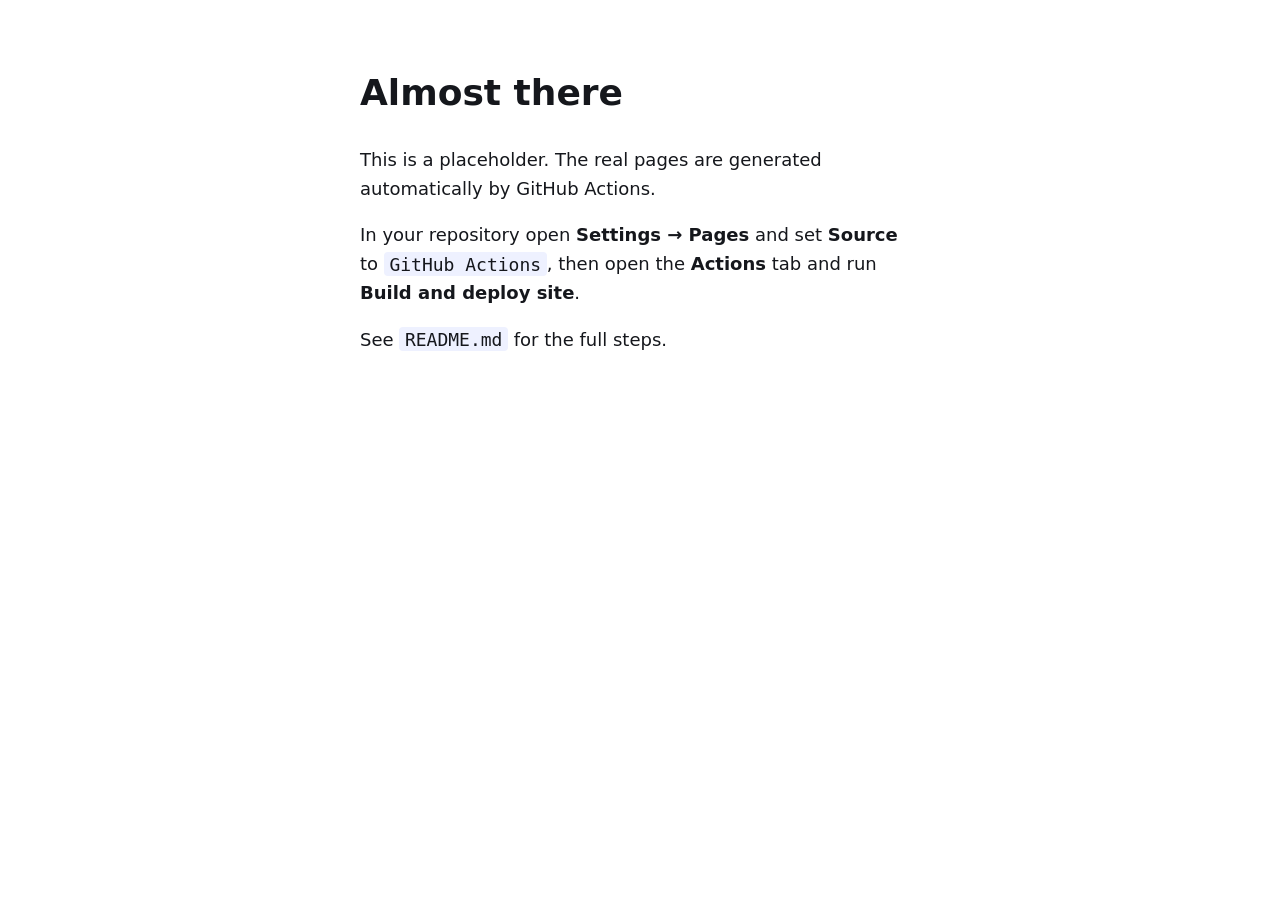
<file: index.html>
<!DOCTYPE html>
<html lang="en"><head><meta charset="utf-8"><meta name="viewport" content="width=device-width, initial-scale=1"><title>Site not built yet</title>
<style>body{font:18px/1.6 system-ui,sans-serif;max-width:560px;margin:4rem auto;padding:0 1.5rem;color:#15171c}code{background:#eef1ff;padding:.1rem .35rem;border-radius:4px}</style></head>
<body><h1>Almost there</h1>
<p>This is a placeholder. The real pages are generated automatically by GitHub Actions.</p>
<p>In your repository open <b>Settings &rarr; Pages</b> and set <b>Source</b> to <code>GitHub Actions</code>, then open the <b>Actions</b> tab and run <b>Build and deploy site</b>.</p>
<p>See <code>README.md</code> for the full steps.</p></body></html>
</file>
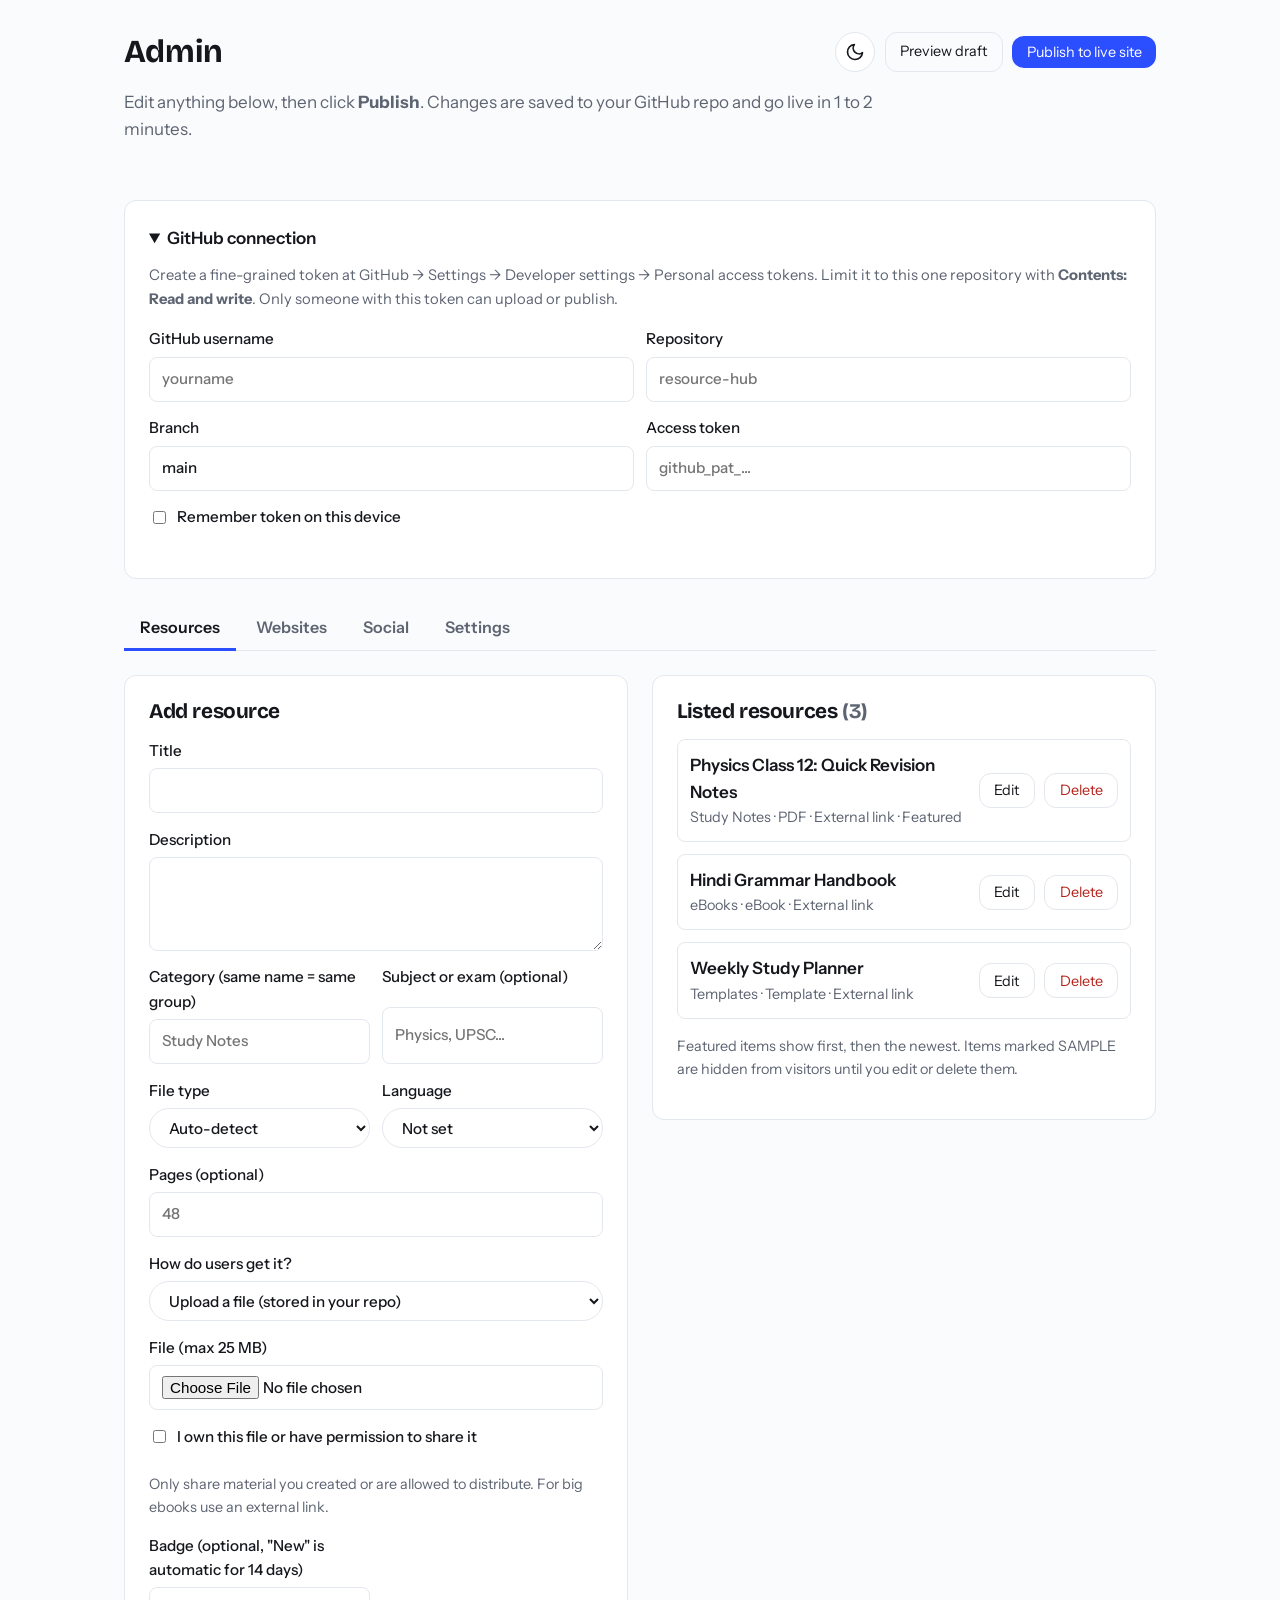
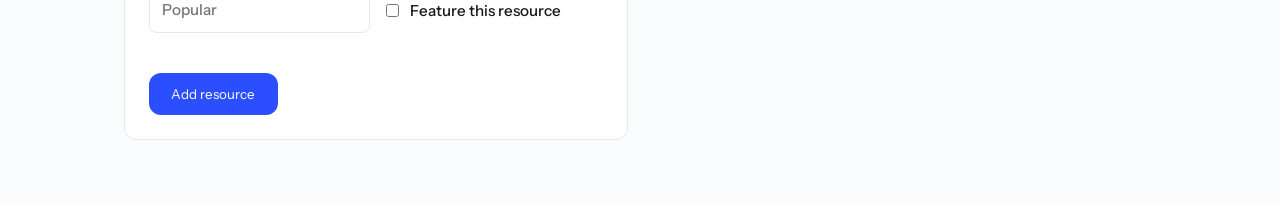
<file: admin/index.html>
<!DOCTYPE html>
<html lang="en">
<head>
<meta charset="utf-8">
<meta name="viewport" content="width=device-width, initial-scale=1">
<meta name="robots" content="noindex, nofollow">
<title>Admin</title>
<script>try{var t=localStorage.getItem("rl_theme")||(matchMedia("(prefers-color-scheme: dark)").matches?"dark":"light");document.documentElement.dataset.theme=t}catch(e){}</script>
<link rel="preconnect" href="https://fonts.googleapis.com">
<link rel="preconnect" href="https://fonts.gstatic.com" crossorigin>
<link href="https://fonts.googleapis.com/css2?family=Bricolage+Grotesque:opsz,wght@12..96,500;12..96,700&family=Instrument+Sans:wght@400;500;600&display=swap" rel="stylesheet">
<link rel="stylesheet" href="../assets/css/styles.css">
<link rel="stylesheet" href="admin.css">
</head>
<body>
<div class="panel">
  <header class="top">
    <h1>Admin</h1>
    <div class="actions">
      <button id="theme" class="icon-btn" type="button" aria-label="Switch to dark mode" aria-pressed="false"><svg class="ico" aria-hidden="true"><use href="#i-moon"/></svg></button>
      <a class="btn ghost small" href="../index.html?preview=1" target="_blank" rel="noopener">Preview draft</a>
      <button id="publish" class="btn small" type="button">Publish to live site</button>
    </div>
  </header>
  <p class="note">Edit anything below, then click <strong>Publish</strong>. Changes are saved to your GitHub repo and go live in 1 to 2 minutes. <span id="dirty" class="dirty" hidden>You have unpublished changes.</span></p>
  <p id="status" class="status" role="status"></p>
  <p id="sampleNote" class="hint"></p>

  <details id="gh" class="box gh">
    <summary>GitHub connection</summary>
    <p class="muted small-t">Create a fine-grained token at GitHub &rarr; Settings &rarr; Developer settings &rarr; Personal access tokens. Limit it to this one repository with <strong>Contents: Read and write</strong>. Only someone with this token can upload or publish.</p>
    <div class="two">
      <label>GitHub username <input id="ghOwner" autocomplete="off" placeholder="yourname"></label>
      <label>Repository <input id="ghRepo" autocomplete="off" placeholder="resource-hub"></label>
    </div>
    <div class="two">
      <label>Branch <input id="ghBranch" autocomplete="off" value="main"></label>
      <label>Access token <input id="ghToken" type="password" autocomplete="off" placeholder="github_pat_..."></label>
    </div>
    <label class="check"><input id="ghRemember" type="checkbox"> Remember token on this device</label>
  </details>

  <div class="tabs" role="tablist" aria-label="Admin sections">
    <button class="tab" role="tab" data-tab="resources" aria-selected="true">Resources</button>
    <button class="tab" role="tab" data-tab="links" aria-selected="false">Websites</button>
    <button class="tab" role="tab" data-tab="social" aria-selected="false">Social</button>
    <button class="tab" role="tab" data-tab="settings" aria-selected="false">Settings</button>
  </div>

  <!-- RESOURCES -->
  <section data-panel="resources" class="cols">
    <form id="form" class="box">
      <h2 id="formTitle">Add resource</h2>
      <input type="hidden" id="id">
      <label>Title <input id="title" required maxlength="80"></label>
      <label>Description <textarea id="description" rows="3" maxlength="240" required></textarea></label>
      <div class="two">
        <label>Category (same name = same group) <input id="category" list="catlist" placeholder="Study Notes" maxlength="30"></label>
        <label>Subject or exam (optional) <input id="subject" placeholder="Physics, UPSC..." maxlength="30"></label>
      </div>
      <datalist id="catlist"></datalist>
      <div class="two">
        <label>File type
          <select id="type" class="select">
            <option value="">Auto-detect</option><option>PDF</option><option>eBook</option><option>Template</option><option>Document</option>
            <option>Spreadsheet</option><option>Presentation</option><option>Archive</option><option>Image</option><option>Other</option>
          </select>
        </label>
        <label>Language
          <select id="language" class="select"><option value="">Not set</option><option>English</option><option>Hindi</option><option>Hinglish</option><option>Other</option></select>
        </label>
      </div>
      <label>Pages (optional) <input id="pages" type="number" min="0" max="5000" placeholder="48"></label>
      <label>How do users get it?
        <select id="source" class="select"><option value="file">Upload a file (stored in your repo)</option><option value="link">External link (Drive, Telegram, etc.)</option></select>
      </label>
      <div id="fileRow">
        <label>File (max 25 MB) <input id="file" type="file"></label>
        <p id="curFile" class="muted small-t" hidden></p>
        <label class="check"><input id="rights" type="checkbox"> I own this file or have permission to share it</label>
        <p class="hint">Only share material you created or are allowed to distribute. For big ebooks use an external link.</p>
      </div>
      <div id="linkRow" hidden><label>Download link <input id="url" type="url" placeholder="https://drive.google.com/..."></label></div>
      <div class="two">
        <label>Badge (optional, "New" is automatic for 14 days) <input id="badge" placeholder="Popular" maxlength="20"></label>
        <label class="check"><input id="featured" type="checkbox"> Feature this resource</label>
      </div>
      <p id="formErr" class="err" role="alert"></p>
      <div class="actions">
        <button class="btn" type="submit" id="save">Add resource</button>
        <button class="btn ghost" type="button" id="cancel" hidden>Cancel edit</button>
      </div>
    </form>
    <div class="box"><h2>Listed resources <span id="count" class="muted"></span></h2><ul id="list" class="list"></ul><p class="hint">Featured items show first, then the newest. Items marked SAMPLE are hidden from visitors until you edit or delete them.</p></div>
  </section>

  <!-- WEBSITES -->
  <section data-panel="links" class="cols" hidden>
    <form id="lform" class="box">
      <h2 id="lTitle">Add website</h2>
      <input type="hidden" id="lid">
      <label>Name <input id="lname" required maxlength="40"></label>
      <label>Short description <input id="ldesc" required maxlength="100"></label>
      <div class="two">
        <label>Link <input id="lurl" type="url" required placeholder="https://..."></label>
        <label>Category (optional) <input id="lcat" maxlength="24"></label>
      </div>
      <p id="lErr" class="err" role="alert"></p>
      <div class="actions"><button class="btn" type="submit" id="lsave">Add website</button><button class="btn ghost" type="button" id="lcancel" hidden>Cancel edit</button></div>
    </form>
    <div class="box"><h2>Listed websites <span id="lcount" class="muted"></span></h2><ul id="llist" class="list"></ul></div>
  </section>

  <!-- SOCIAL -->
  <section data-panel="social" class="cols" hidden>
    <form id="sform" class="box">
      <h2 id="sTitle">Add social link</h2>
      <input type="hidden" id="sid">
      <label>Platform <select id="splatform" class="select"></select></label>
      <label>Profile or channel link <input id="surl" type="url" required placeholder="https://t.me/yourchannel"></label>
      <p id="sErr" class="err" role="alert"></p>
      <div class="actions"><button class="btn" type="submit" id="ssave">Add link</button><button class="btn ghost" type="button" id="scancel" hidden>Cancel edit</button></div>
    </form>
    <div class="box"><h2>Social links <span id="scount" class="muted"></span></h2><ul id="slist" class="list"></ul><p class="hint">Telegram is always shown first. These appear in the "Get new resources first" section and the footer.</p></div>
  </section>

  <!-- SETTINGS -->
  <section data-panel="settings" class="cols" hidden>
    <div class="box">
      <h2>Site and contact</h2>
      <label>Site name <input id="siteName" maxlength="40"></label>
      <label>Headline <input id="siteHeadline" maxlength="120"></label>
      <label>Short description <textarea id="siteDesc" rows="2" maxlength="240"></textarea></label>
      <div class="two">
        <label>Contact email <input id="siteEmail" type="email" maxlength="80"></label>
        <label>Location in footer (optional) <input id="siteLocation" maxlength="60" placeholder="City, State"></label>
      </div>
      <div class="two">
        <label>Your name (footer credit) <input id="siteAuthor" maxlength="40" placeholder="Subhash Thakur"></label>
        <label>Site URL (for SEO) <input id="siteUrl" type="url" maxlength="100" placeholder="https://yourdomain.com/"></label>
      </div>
      <p class="hint">Site URL: leave empty to use your github.io address automatically, or enter your own domain if you have one.</p>
    </div>
    <div class="box">
      <h2>Backup and reset</h2>
      <p class="muted small-t">This browser keeps your working copy. Download a backup now and then.</p>
      <div class="actions">
        <button id="download" class="btn ghost small" type="button">Download backup</button>
        <label class="btn ghost small">Import backup<input id="import" type="file" accept="application/json" hidden></label>
        <button id="reset" class="btn ghost small danger" type="button">Reload from live site</button>
      </div>
    </div>
  </section>
</div>
<script src="../assets/js/theme.js"></script>
<script src="../assets/js/render.js"></script>
<script src="admin.js"></script>
</body>
</html>
</file>
<file: assets/css/styles.css>
/* Resource Hub: one consolidated stylesheet (light + dark). */
:root{
  --bg:#fafbfc;--surface:#fff;--ink:#15171c;--muted:#5d6472;--line:#e3e7ee;--tint:#eef1ff;--band:#f1f3fb;--bar:rgba(250,251,252,.88);
  --accent:#2b4eff;--accent-text:#2b4eff;--mark:#cfd8ff;--r:12px;--shadow:0 1px 2px rgba(20,24,40,.05),0 8px 24px rgba(20,24,40,.06);
  --ok:#1a7f37;--bad:#b3261e;
}
:root[data-theme="dark"]{color-scheme:dark;--bg:#0e1118;--surface:#161a24;--ink:#eef1f7;--muted:#9ba4b8;--line:#262c3a;--tint:#1c2336;--band:#121722;--bar:rgba(14,17,24,.88);--accent-text:#8fa5ff;--mark:#2c3b8f;--shadow:0 1px 2px rgba(0,0,0,.4),0 8px 24px rgba(0,0,0,.35);--ok:#4cc177;--bad:#ff8a80}
*{box-sizing:border-box}
html{scroll-behavior:smooth;scroll-padding-top:5rem}
body{margin:0;background:var(--bg);color:var(--ink);font:400 1.0625rem/1.6 "Instrument Sans",system-ui,sans-serif}
h1,h2,h3{font-family:"Bricolage Grotesque","Instrument Sans",system-ui,sans-serif;line-height:1.12;margin:0}
h2{font-size:clamp(1.9rem,4vw,2.7rem);letter-spacing:-.02em}
a{color:inherit}
[hidden]{display:none!important}
:focus-visible{outline:3px solid var(--accent);outline-offset:3px;border-radius:6px}
.skip{position:absolute;left:-999px;top:.5rem;background:var(--ink);color:var(--bg);padding:.5rem 1rem;border-radius:8px;z-index:100}
.skip:focus{left:.5rem}
.muted{color:var(--muted)}
.ico{width:20px;height:20px;fill:none;stroke:currentColor;stroke-width:2;stroke-linecap:round;stroke-linejoin:round;flex:none}
.wrap{max-width:1080px;margin:0 auto;padding:4.5rem 1.5rem}
.wrap.pt{padding-top:2rem}
.band{background:var(--band)}
.sec-sub{color:var(--muted);margin:.5rem 0 0;max-width:56ch}
.head{display:flex;flex-wrap:wrap;justify-content:space-between;align-items:end;gap:1rem;margin-bottom:2rem}
.cta-row{display:flex;flex-wrap:wrap;gap:.75rem;align-items:center}

/* buttons */
.btn{display:inline-block;background:var(--accent);color:#fff;padding:.8rem 1.4rem;border-radius:var(--r);font:600 1rem inherit;font-family:inherit;text-decoration:none;text-align:center;border:0;cursor:pointer;transition:transform .15s,filter .15s}
.btn:hover{filter:brightness(.92);transform:translateY(-1px)}
.btn.ghost{background:transparent;color:var(--ink);border:1px solid var(--line)}
.btn.ghost:hover{background:var(--tint);filter:none;transform:none}
.btn.small{padding:.45rem .9rem;font-size:.9rem}
.btn.danger{color:var(--bad)}
.icon-btn{display:grid;place-items:center;width:40px;height:40px;border-radius:50%;border:1px solid var(--line);background:var(--surface);color:var(--ink);cursor:pointer;padding:0;flex:none}
.icon-btn:hover{background:var(--tint)}
.icon-btn.sm{width:38px;height:38px}
.icon-btn.sm .ico{width:18px;height:18px}

/* header */
.bar{position:sticky;top:0;z-index:30;background:var(--bar);backdrop-filter:blur(10px);border-bottom:1px solid transparent;transition:border-color .2s}
body.scrolled .bar{border-color:var(--line)}
.bar-in{display:flex;justify-content:space-between;align-items:center;gap:1rem;max-width:1080px;margin:0 auto;padding:.9rem 1.5rem}
.logo{display:flex;align-items:center;gap:.6rem;font:700 1.15rem "Bricolage Grotesque",sans-serif;text-decoration:none}
.mono{display:grid;place-items:center;width:34px;height:34px;border-radius:10px;background:var(--accent);color:#fff;font-size:.9rem}
.mainnav{display:flex;align-items:center;gap:1.5rem;margin-left:auto}
.mainnav a{text-decoration:none;color:var(--muted);font-weight:500}
.mainnav a:hover,.mainnav a[aria-current]{color:var(--ink)}
.bar-r{display:flex;align-items:center;gap:.5rem}
.menu-btn{display:none}

/* hero */
.hero{max-width:1080px;margin:0 auto;padding:4.5rem 1.5rem 3rem;display:grid;grid-template-columns:1.15fr .85fr;gap:3rem;align-items:center}
.hero h1{font-size:clamp(2.6rem,6vw,4.8rem);font-weight:700;letter-spacing:-.03em}
.mark{background:linear-gradient(transparent 62%,var(--mark) 62%);padding:0 .1em}
.hero p{max-width:50ch;color:var(--muted);font-size:1.2rem;margin:1.5rem 0 2rem}
.trust{list-style:none;display:flex;flex-wrap:wrap;gap:.5rem 1.25rem;padding:0;margin:1.5rem 0 0;color:var(--muted);font-size:.95rem}
.trust li::before{content:"\2713";color:var(--accent-text);font-weight:700;margin-right:.4rem}
.stack{display:grid;gap:.9rem;align-content:center}
.mini{--c:hsl(var(--h,225) 70% 42%);background:var(--surface);border:1px solid var(--line);border-radius:var(--r);box-shadow:var(--shadow);padding:1rem 1.2rem;display:grid;gap:.2rem;transition:transform .3s}
.mini:nth-child(1){transform:rotate(-2.5deg) translateX(-5%)}
.mini:nth-child(2){transform:rotate(2deg) translateX(5%)}
.mini:nth-child(3){transform:rotate(-1.5deg) translateX(-2%)}
.stack:hover .mini{transform:none}
.mini small{color:var(--c);font-weight:600}
.mini b{font:700 1.2rem/1.2 "Bricolage Grotesque",sans-serif;display:-webkit-box;-webkit-line-clamp:2;-webkit-box-orient:vertical;overflow:hidden}
.mini span{color:var(--muted)}

/* page headers + listing tools */
.page-head{max-width:1080px;margin:0 auto;padding:3.5rem 1.5rem 0}
.page-head h1{font-size:clamp(2.2rem,5vw,3.4rem);letter-spacing:-.02em}
.intro{max-width:62ch;color:var(--muted);margin:.75rem 0 0}
.page-head .muted{margin:.5rem 0 0}
.tools{display:flex;flex-wrap:wrap;gap:.75rem}
.search,.select{font:inherit;padding:.55rem .95rem;border:1px solid var(--line);border-radius:999px;background:var(--surface);color:var(--ink)}
.search{min-width:230px}
.filters{display:flex;gap:.5rem;overflow-x:auto;padding-bottom:4px;margin-bottom:1.75rem}
.chip{flex:none;border:1px solid var(--line);background:var(--surface);padding:.4rem .95rem;border-radius:999px;font:500 .95rem inherit;font-family:inherit;cursor:pointer;color:var(--muted)}
.chip[aria-pressed="true"]{background:var(--ink);border-color:var(--ink);color:var(--bg)}

/* cards */
.grid{display:grid;grid-template-columns:repeat(auto-fill,minmax(290px,1fr));gap:1.5rem}
.card,.mini,.site,.cat-tile{--c:hsl(var(--h,225) 70% 42%);--ct:hsl(var(--h,225) 90% 96%)}
:root[data-theme="dark"] .card,:root[data-theme="dark"] .mini,:root[data-theme="dark"] .site,:root[data-theme="dark"] .cat-tile{--c:hsl(var(--h,225) 85% 74%);--ct:hsl(var(--h,225) 35% 20%)}
.card{background:var(--surface);border-radius:var(--r);box-shadow:var(--shadow);overflow:hidden;display:flex;flex-direction:column;transition:transform .2s}
.card:hover{transform:translateY(-4px)}
.thumb{position:relative;aspect-ratio:16/10;background:var(--ct);display:grid;place-items:center;color:var(--c)}
.ft{font:700 2.2rem "Bricolage Grotesque",sans-serif;letter-spacing:-.02em}
.badge{position:absolute;top:.75rem;left:.75rem;background:var(--ink);color:var(--bg);font:600 .78rem "Instrument Sans",sans-serif;padding:.25rem .65rem;border-radius:999px}
.body{padding:1.25rem;display:flex;flex-direction:column;gap:.6rem;flex:1}
.tags{display:flex;flex-wrap:wrap;gap:.4rem}
.cat{font-size:.82rem;font-weight:600;color:var(--c);background:var(--ct);padding:.15rem .6rem;border-radius:999px}
.sub{font-size:.82rem;font-weight:500;color:var(--muted);border:1px solid var(--line);padding:.1rem .6rem;border-radius:999px}
.card h3{font-size:1.35rem}
.card h3 a{text-decoration:none}
.card h3 a:hover{color:var(--accent-text)}
.card p{margin:0;color:var(--muted);flex:1}
.meta{font-size:.9rem;color:var(--muted)}
.buy{display:flex;align-items:center;gap:.75rem;margin-top:.75rem}
.buy .btn{flex:1}
@media (min-width:760px){
  .card.featured{grid-column:span 2;flex-direction:row}
  .card.featured .thumb{aspect-ratio:auto;flex:1 1 45%}
  .card.featured .body{flex:1 1 55%;justify-content:center;padding:2rem}
  .card.featured h3{font-size:1.8rem}
}

/* categories, websites */
.cats{padding-bottom:1rem}
.cat-grid{display:grid;grid-template-columns:repeat(auto-fit,minmax(170px,1fr));gap:1rem;margin-top:1.25rem}
.cat-tile{display:flex;flex-direction:column;gap:.15rem;padding:1.1rem 1.2rem;border-radius:var(--r);background:var(--ct);color:var(--c);text-decoration:none;transition:transform .2s}
.cat-tile:hover{transform:translateY(-3px)}
.cat-tile b{font:700 1.15rem "Bricolage Grotesque",sans-serif}
.cat-tile span{font-size:.9rem;opacity:.85}
.sites{display:grid;grid-template-columns:repeat(auto-fill,minmax(300px,1fr));gap:1.25rem;margin-top:2rem}
.site{display:flex;align-items:center;gap:.75rem;background:var(--surface);border-radius:var(--r);box-shadow:var(--shadow);padding:1.25rem;transition:transform .2s}
.site:hover{transform:translateY(-3px)}
.site-link{display:flex;gap:1rem;align-items:flex-start;flex:1;min-width:0;text-decoration:none;color:inherit}
.tile{flex:none;width:44px;height:44px;border-radius:12px;background:var(--ct);color:var(--c);display:grid;place-items:center;font:700 1.2rem "Bricolage Grotesque",sans-serif}
.site h3{font-size:1.15rem}
.site p{margin:.25rem 0 .4rem;color:var(--muted);font-size:.97rem;line-height:1.45}
.s-cat{font-size:.8rem;font-weight:600;color:var(--c)}
.s-go{margin-left:auto;color:var(--muted);width:18px;height:18px}

/* social */
.soc-grid{display:grid;grid-template-columns:repeat(auto-fit,minmax(250px,1fr));gap:1.25rem;margin-top:2rem}
.soc{background:var(--surface);border-radius:var(--r);box-shadow:var(--shadow);padding:1.5rem;display:flex;flex-direction:column;gap:.9rem;align-items:flex-start}
.soc-top{display:flex;align-items:center;gap:.8rem}
.soc-ico{display:grid;place-items:center;width:48px;height:48px;border-radius:14px;background:var(--tint);color:var(--accent-text);flex:none}
.soc-ico .ico{width:24px;height:24px}
.soc-top h3{font-size:1.25rem;line-height:1.1}
.handle{display:block;font-size:.9rem;opacity:.75;margin-top:.15rem}
.soc p{margin:0;color:var(--muted);flex:1}
.soc.lead{background:var(--accent);color:#fff}
.soc.lead .soc-ico{background:rgba(255,255,255,.18);color:#fff}
.soc.lead p{color:rgba(255,255,255,.88)}
.soc.lead .btn{background:#fff;color:#1a2fbf}
.req{margin:1.75rem 0 0;color:var(--muted)}
.req a,.how-note a{color:var(--accent-text)}

/* how it works */
.steps{display:grid;grid-template-columns:repeat(auto-fit,minmax(230px,1fr));gap:1.5rem;margin-top:2rem}
.step{background:var(--surface);border-radius:var(--r);padding:1.5rem;box-shadow:var(--shadow)}
.step svg{width:34px;height:34px;fill:none;stroke:var(--accent-text);stroke-width:1.8;stroke-linecap:round;stroke-linejoin:round;margin-bottom:.8rem}
.step h3{font-size:1.2rem;margin-bottom:.4rem}
.step p{margin:0;color:var(--muted)}
.how-note{margin:1.75rem 0 0;color:var(--muted)}

/* detail, about */
.crumbs{font-size:.92rem;color:var(--muted);margin-bottom:1rem}
.crumbs a{text-decoration:none}
.crumbs a:hover{color:var(--ink)}
.detail-grid{display:grid;grid-template-columns:1.4fr .8fr;gap:2.5rem;align-items:start}
.detail h1{font-size:clamp(2rem,5vw,3rem);letter-spacing:-.02em;margin-bottom:1rem}
.answer{font-size:1.15rem}
.detail .cta-row{margin-top:1.75rem}
.facts{background:var(--surface);border-radius:var(--r);box-shadow:var(--shadow);padding:1.25rem 1.5rem}
.facts h2{font-size:1.3rem;margin-bottom:.9rem}
.facts dl{display:grid;grid-template-columns:auto 1fr;gap:.5rem 1.25rem;margin:0}
.facts dt{color:var(--muted)}
.facts dd{margin:0;font-weight:500}
.related{margin-top:4rem}
.related h2,.more-h{font-size:1.7rem;margin:0 0 1.25rem}
.more-h{margin-top:3rem}
.about{max-width:68ch}
.about h2{font-size:1.7rem;margin:2.2rem 0 1rem}
.about a{color:var(--accent-text)}
.faq{display:grid;gap:.6rem}
.faq details{background:var(--surface);border-radius:var(--r);box-shadow:var(--shadow);padding:.9rem 1.2rem}
.faq summary{cursor:pointer;font-weight:600}
.faq p{margin:.7rem 0 0;color:var(--muted)}

/* footer (navy in both themes) */
.foot{background:#060a1f;color:#e8ebf5}
.foot-in{max-width:1080px;margin:0 auto;padding:3.5rem 1.5rem 2rem;display:grid;grid-template-columns:repeat(3,1fr);gap:2.5rem}
.foot h3{font-size:1.6rem;font-weight:500;color:#fff;margin-bottom:1.1rem}
.foot p{color:#b8bfd6;margin:0 0 1rem}
.foot a{color:#e8ebf5;text-decoration:none}
.foot a:hover{color:#ffb800}
.ql,.ci{list-style:none;margin:0;padding:0;display:grid;gap:.7rem}
.ql a,.ci li{display:flex;align-items:center;gap:.6rem}
.ql .ico{width:18px;height:18px;color:#fff}
.ci .ico{color:#ffb800}
.round-row{display:flex;flex-wrap:wrap;gap:.75rem;margin-top:1.25rem}
.round{display:grid;place-items:center;width:46px;height:46px;border-radius:50%;background:#e8ebf5;color:#0a1030!important}
.round:hover{background:#ffb800}
.foot-bot{max-width:1080px;margin:0 auto;border-top:1px solid #1b2145;padding:1.1rem 1.5rem 1.75rem;text-align:center;color:#d5daea}
.heart{color:#ff2d2d}
.foot-bot b{color:#ffb800;font-weight:500}

/* toast, promo, preview, highlight */
.toast{position:fixed;left:50%;bottom:1.5rem;transform:translate(-50%,20px);background:var(--ink);color:var(--bg);padding:.6rem 1.1rem;border-radius:999px;opacity:0;transition:opacity .25s,transform .25s;z-index:60;pointer-events:none;font-weight:500}
.toast.show{opacity:1;transform:translate(-50%,0)}
.promo{position:fixed;left:50%;bottom:1.25rem;transform:translateX(-50%);z-index:55;display:flex;align-items:center;gap:.75rem;max-width:calc(100% - 2rem);background:var(--surface);color:var(--ink);border:1px solid var(--line);box-shadow:0 8px 30px rgba(0,0,0,.18);border-radius:14px;padding:.7rem .8rem .7rem 1.1rem;font-weight:500}
.preview-bar{background:#ffb800;color:#1a1400;text-align:center;padding:.5rem 1rem;font-weight:600;position:relative;z-index:40}
.preview-bar a{color:inherit}
.hl{outline:3px solid var(--accent);outline-offset:4px;animation:hl 2.8s ease-out forwards}
@keyframes hl{to{outline-color:transparent}}

/* responsive */
@media (max-width:820px){
  .hero{grid-template-columns:1fr;padding-top:3rem}
  .stack{max-width:420px}
  .menu-btn{display:grid}
  .mainnav{display:none}
  .bar.open .mainnav{display:flex;flex-direction:column;align-items:stretch;gap:0;position:absolute;top:100%;left:0;right:0;background:var(--surface);border-bottom:1px solid var(--line);padding:.5rem 1.5rem 1rem}
  .mainnav a{padding:.75rem 0;font-size:1.05rem;border-bottom:1px solid var(--line)}
  .detail-grid{grid-template-columns:1fr}
  .foot-in{grid-template-columns:1fr;gap:2rem}
}
@media (max-width:560px){.wrap{padding:3.5rem 1.25rem}.promo{flex-wrap:wrap}}
@media (prefers-reduced-motion:reduce){html{scroll-behavior:auto}*,*::before,*::after{transition:none!important;animation:none!important}}
</file>
<file: admin/admin.css>
.panel{max-width:1080px;margin:0 auto;padding:2rem 1.5rem 4rem}
.top{display:flex;flex-wrap:wrap;justify-content:space-between;align-items:center;gap:1rem}
.top h1{font-size:2rem}
.actions{display:flex;flex-wrap:wrap;gap:.6rem;align-items:center}
.note{color:var(--muted);max-width:72ch}
.status{min-height:1.4em;margin:.75rem 0 0;font-weight:500;color:var(--ok)}
.status.err,.err{color:var(--bad)}
.err{min-height:1.2em;margin:0 0 .5rem;font-size:.95rem}
.dirty{color:#b45309;font-weight:600}
code{background:var(--tint);padding:.1rem .35rem;border-radius:4px;font-size:.92em}
.box{background:var(--surface);border:1px solid var(--line);border-radius:var(--r);padding:1.5rem}
.box h2{font-size:1.3rem;margin-bottom:1rem}
.gh{margin-top:1rem}
.gh summary{cursor:pointer;font-weight:600}
.small-t{font-size:.92rem;margin:.75rem 0 1rem}
.hint{font-size:.9rem;color:var(--muted);margin:.25rem 0 .9rem}
.cols{display:grid;grid-template-columns:minmax(0,1fr) minmax(0,1fr);gap:1.5rem;align-items:start;margin-top:1.5rem}
.two{display:grid;grid-template-columns:1fr 1fr;gap:.75rem}
label{display:grid;gap:.3rem;font-weight:500;font-size:.95rem;margin-bottom:.9rem}
input,textarea,select{font:inherit;padding:.6rem .75rem;border:1px solid var(--line);border-radius:8px;background:var(--surface);color:var(--ink);width:100%}
textarea{resize:vertical}
.check{display:flex;align-items:center;gap:.5rem;align-self:end;padding-bottom:.6rem}
.check input{width:auto}
.list{list-style:none;margin:0 0 1rem;padding:0;display:grid;gap:.75rem}
.list li{border:1px solid var(--line);border-radius:8px;padding:.75rem;display:flex;justify-content:space-between;gap:.75rem;align-items:center}
.list .t{font-weight:600}
.list .m{color:var(--muted);font-size:.9rem;word-break:break-all}
.list .actions{flex-shrink:0}
.tabs{display:flex;gap:.25rem;flex-wrap:wrap;margin:1.75rem 0 0;border-bottom:1px solid var(--line)}
.tab{padding:.65rem 1rem;background:none;border:0;border-bottom:3px solid transparent;font:600 1rem "Instrument Sans",sans-serif;color:var(--muted);cursor:pointer;margin-bottom:-1px}
.tab:hover{color:var(--ink)}
.tab[aria-selected="true"]{color:var(--ink);border-color:var(--accent)}
@media (max-width:820px){.cols{grid-template-columns:1fr}}
</file>
